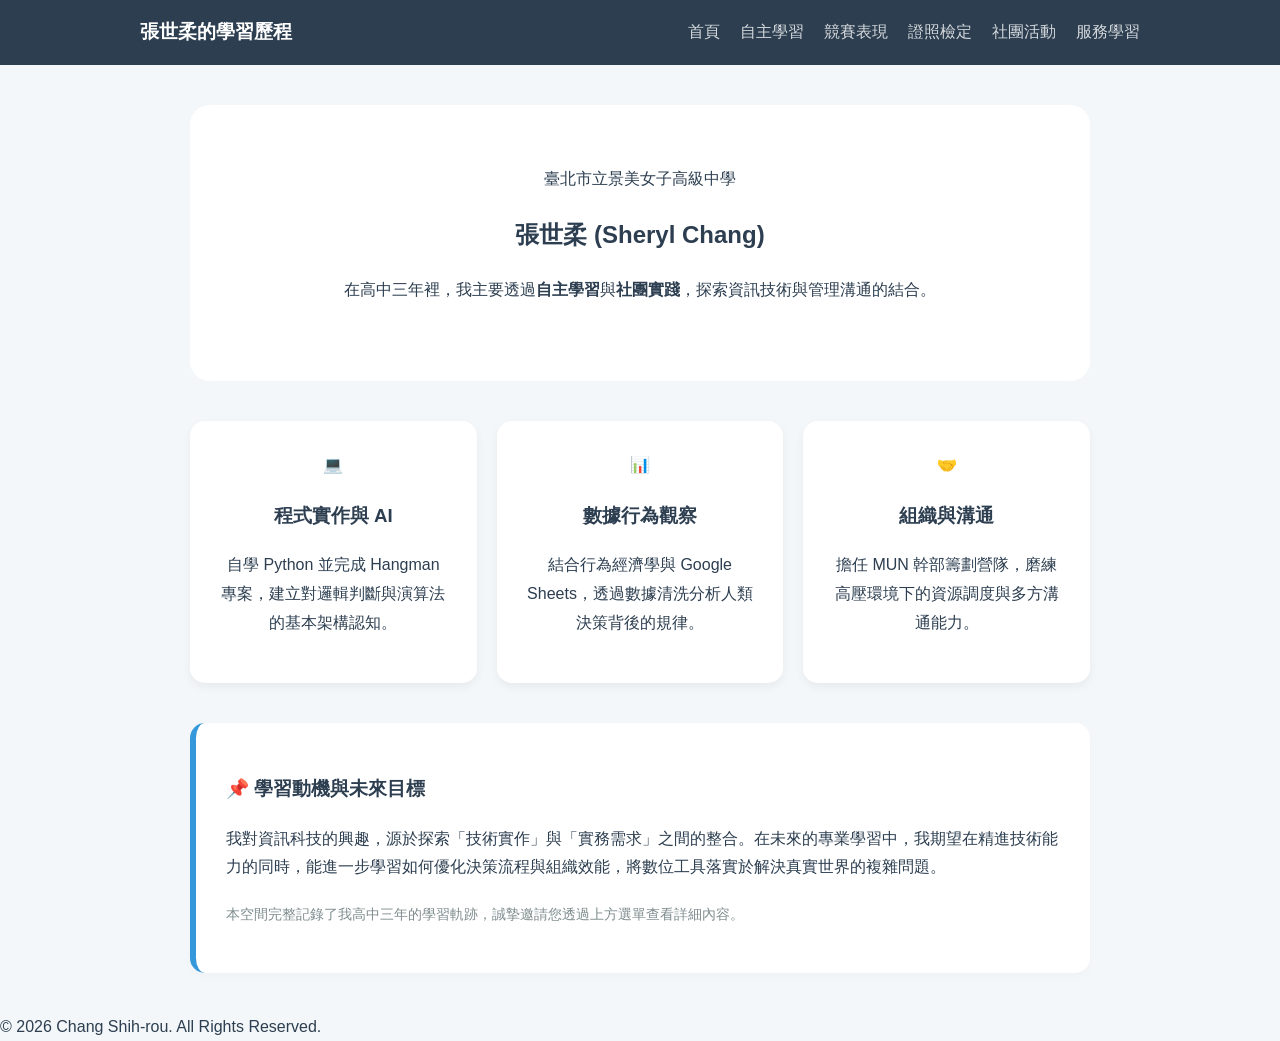
<file: index.html>
<!DOCTYPE html>
<html lang="zh-Hant">
<head>
    <meta charset="UTF-8">
    <meta name="viewport" content="width=device-width, initial-scale=1.0">
    <title>Sheryl Chang | 個人學習歷程</title>
    <!-- 引入外部樣式表 -->
    <link rel="stylesheet" href="style.css">
</head>
<body>

<!-- 導覽列：確保這裡的連結與妳的檔名完全一致 -->
<nav>
    <div class="nav-container">
        <div class="logo">張世柔的學習歷程</div>
        <ul>
            <li><a href="index.html">首頁</a></li>
            <li><a href="02.study.html">自主學習</a></li>
            <li><a href="03.competition.html">競賽表現</a></li>
            <li><a href="04.certificates.html">證照檢定</a></li>
            <li><a href="05.activities.html">社團活動</a></li>
            <li><a href="06.service.html">服務學習</a></li>
        </ul>
    </div>
</nav>

<div class="container">
    <!-- 視覺焦點區 -->
    <section class="hero-section">
        <span class="school-tag">臺北市立景美女子高級中學</span>
        <h1>張世柔 (Sheryl Chang)</h1>
        <p class="sub-intro">
            在高中三年裡，我主要透過<strong>自主學習</strong>與<strong>社團實踐</strong>，探索資訊技術與管理溝通的結合。
        </p>
    </section>

    <!-- 三大核心亮點 -->
    <div class="highlights-grid">
        <div class="highlight-item">
            <div class="icon">💻</div>
            <h3>程式實作與 AI</h3>
            <p>自學 Python 並完成 Hangman 專案，建立對邏輯判斷與演算法的基本架構認知。</p>
        </div>
        <div class="highlight-item">
            <div class="icon">📊</div>
            <h3>數據行為觀察</h3>
            <p>結合行為經濟學與 Google Sheets，透過數據清洗分析人類決策背後的規律。</p>
        </div>
        <div class="highlight-item">
            <div class="icon">🤝</div>
            <h3>組織與溝通</h3>
            <p>擔任 MUN 幹部籌劃營隊，磨練高壓環境下的資源調度與多方溝通能力。</p>
        </div>
    </div>

    <!-- 學習動機區 -->
    <div class="project-card quote-section">
        <h3>📌 學習動機與未來目標</h3>
        <p>我對資訊科技的興趣，源於探索「技術實作」與「實務需求」之間的整合。在未來的專業學習中，我期望在精進技術能力的同時，能進一步學習如何優化決策流程與組織效能，將數位工具落實於解決真實世界的複雜問題。</p>
        <p style="margin-top: 20px; font-size: 0.9rem; color: #7f8c8d;">
            本空間完整記錄了我高中三年的學習軌跡，誠摯邀請您透過上方選單查看詳細內容。
        </p>
    </div>
</div>

<footer>
    &copy; 2026 Chang Shih-rou. All Rights Reserved.
</footer>

</body>
</html>
</file>
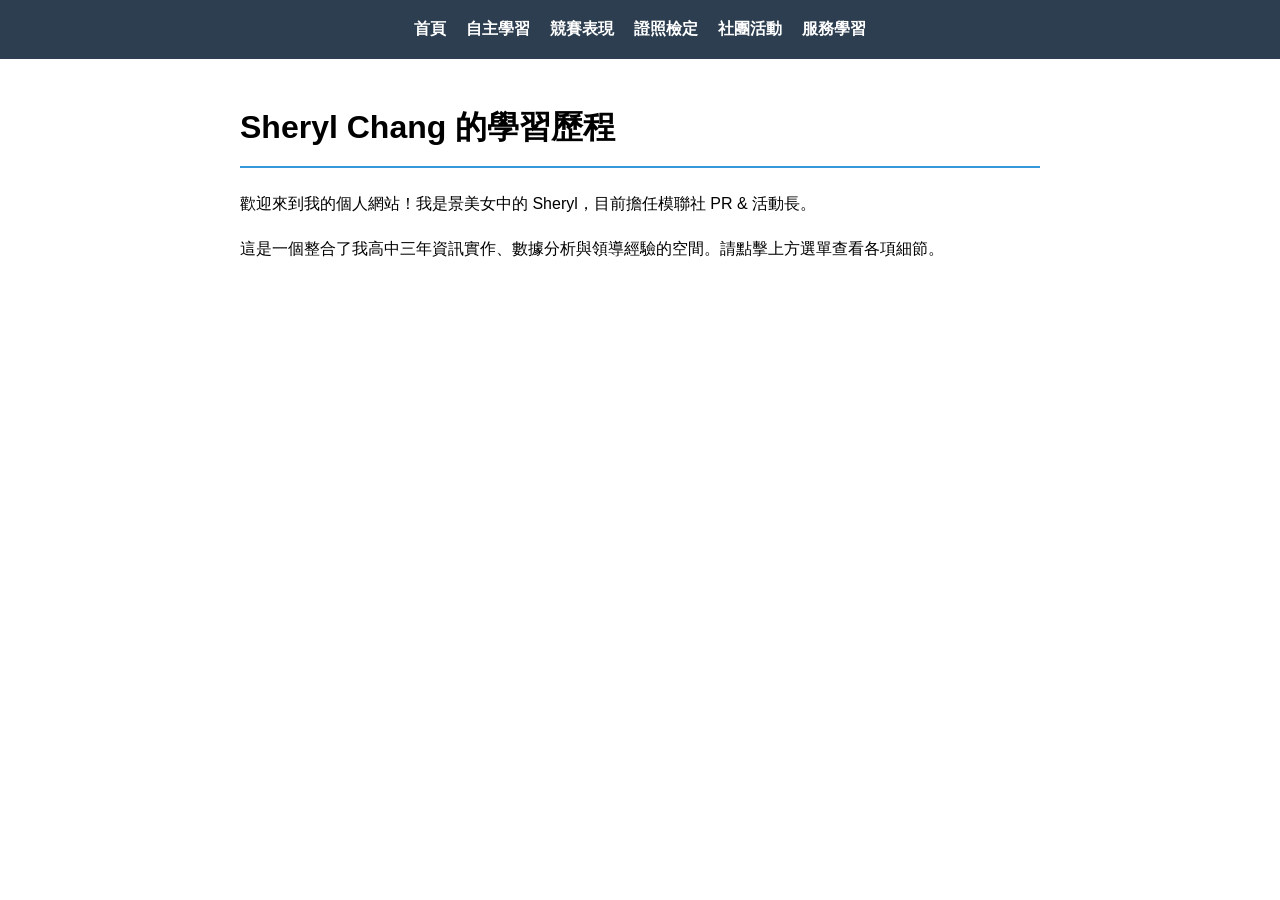
<file: 01.index.html>
<!DOCTYPE html>
<html lang="zh-Hant">
<head>
    <meta charset="UTF-8">
    <title>Sheryl 的學習歷程首頁</title>
    <style>
        body { font-family: "PingFang TC", sans-serif; line-height: 1.8; margin: 0; padding: 0; }
        nav { background: #2c3e50; padding: 15px; }
        nav ul { list-style: none; display: flex; justify-content: center; gap: 20px; margin: 0; padding: 0; }
        nav a { color: white; text-decoration: none; font-weight: bold; }
        nav a:hover { color: #3498db; }
        .container { max-width: 800px; margin: 40px auto; padding: 0 20px; }
        h1 { border-bottom: 2px solid #3498db; padding-bottom: 10px; }
    </style>
</head>
<body>

<nav>
    <ul>
        <li><a href="01.index.html">首頁</a></li>
        <li><a href="02.study.html">自主學習</a></li>
        <li><a href="03.competition.html">競賽表現</a></li>
        <li><a href="04.certificates.html">證照檢定</a></li>
        <li><a href="05.activities.html">社團活動</a></li>
        <li><a href="06.service.html">服務學習</a></li>
    </ul>
</nav>

<div class="container">
    <h1>Sheryl Chang 的學習歷程</h1>
    <p>歡迎來到我的個人網站！我是景美女中的 Sheryl，目前擔任模聯社 PR & 活動長。</p>
    <p>這是一個整合了我高中三年資訊實作、數據分析與領導經驗的空間。請點擊上方選單查看各項細節。</p>
</div>

</body>
</html>
</file>
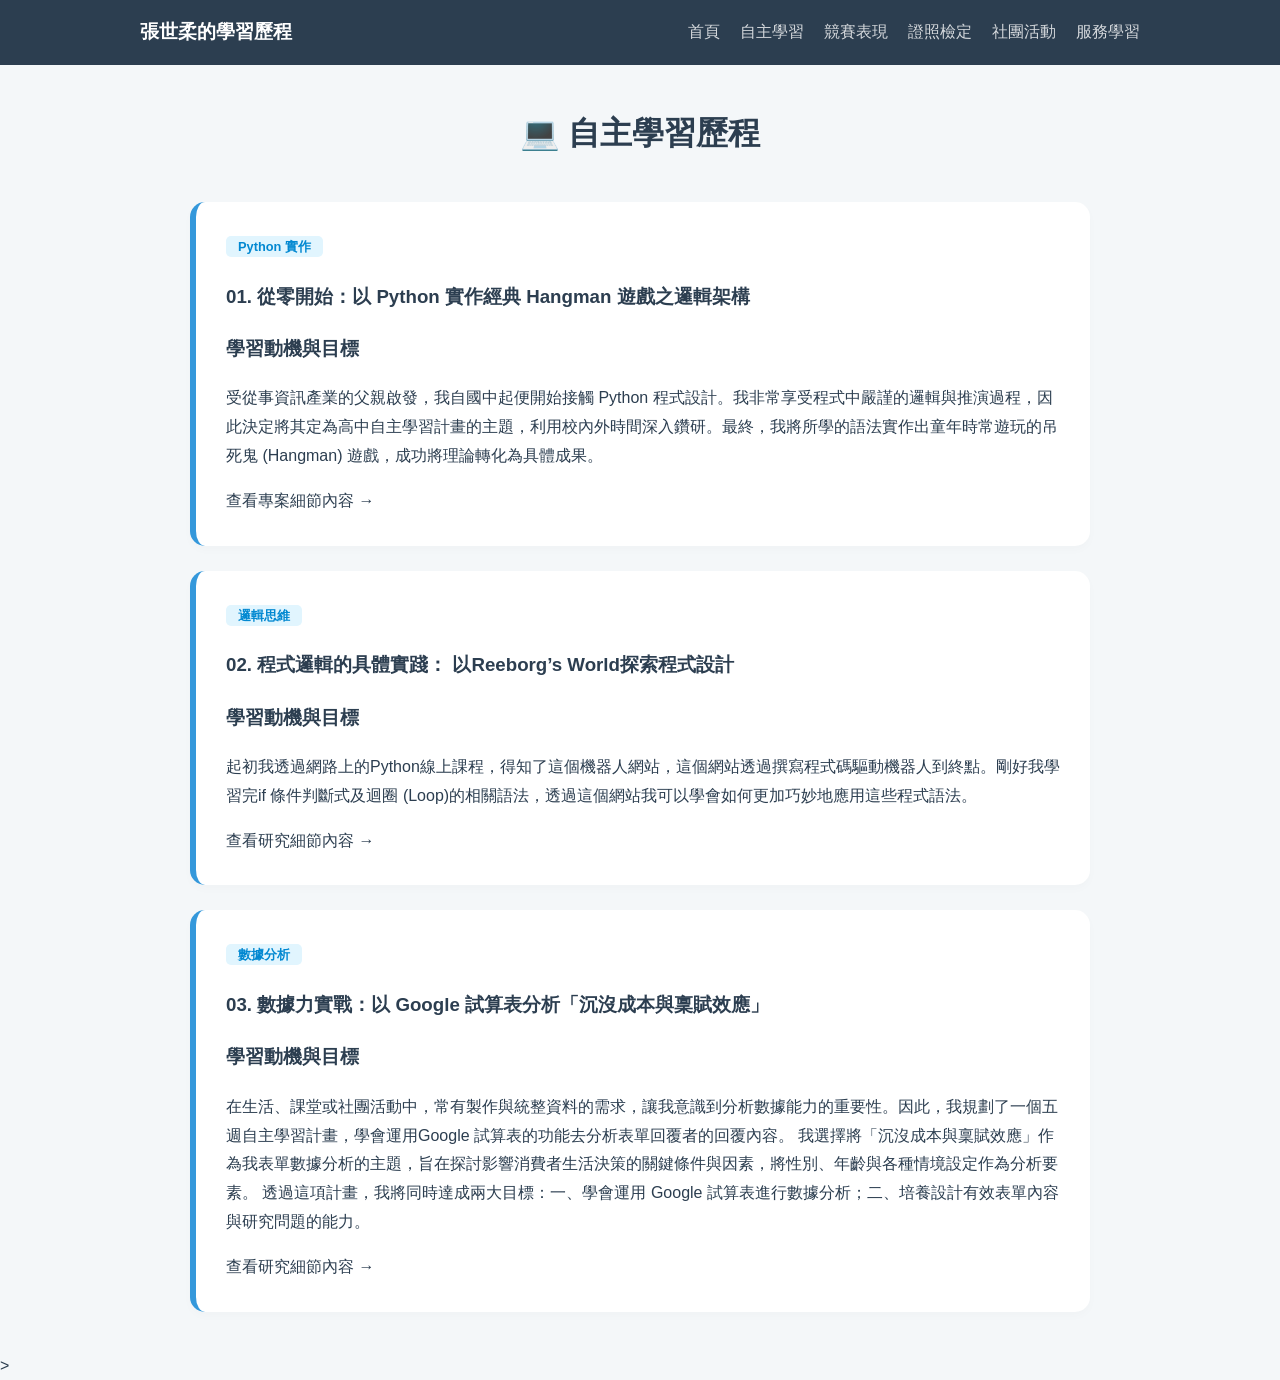
<file: 02.study.html>
<!DOCTYPE html>
<html lang="zh-Hant">
<head>
    <meta charset="UTF-8">
    <title>自主學習 - Sheryl Chang</title>
    <link rel="stylesheet" href="style.css">
</head>
<body>

<nav>
    <div class="nav-container">
        <div class="logo">張世柔的學習歷程</div>
        <ul>
            <li><a href="index.html">首頁</a></li>
            <li><a href="02.study.html">自主學習</a></li>
            <li><a href="03.competition.html">競賽表現</a></li>
            <li><a href="04.certificates.html">證照檢定</a></li>
            <li><a href="05.activities.html">社團活動</a></li>
            <li><a href="06.service.html">服務學習</a></li>
        </ul>
    </div>
</nav>

<div class="container">
    <h1 style="text-align: center; margin-bottom: 40px;">💻 自主學習歷程</h1>

     <a href="study_hangman.html" class="project-card">
        <span class="tag">Python 實作</span>
        <h3>01. 從零開始：以 Python 實作經典 Hangman 遊戲之邏輯架構</h3>
        <h3>學習動機與目標 </h3>
        <p>受從事資訊產業的父親啟發，我自國中起便開始接觸 Python 程式設計。我非常享受程式中嚴謹的邏輯與推演過程，因此決定將其定為高中自主學習計畫的主題，利用校內外時間深入鑽研。最終，我將所學的語法實作出童年時常遊玩的吊死鬼 (Hangman) 遊戲，成功將理論轉化為具體成果。</p>
        <span class="detail-btn">查看專案細節內容 →</span>
    </a>

    <a href="study_reeborg.html" class="project-card">
        <span class="tag">邏輯思維</span>
        <h3>02. 程式邏輯的具體實踐： 以Reeborg’s World探索程式設計</h3>
        <h3>學習動機與目標 </h3>
        <p>起初我透過網路上的Python線上課程，得知了這個機器人網站，這個網站透過撰寫程式碼驅動機器人到終點。剛好我學習完if 條件判斷式及迴圈 (Loop)的相關語法，透過這個網站我可以學會如何更加巧妙地應用這些程式語法。</p>
        <span class="detail-btn">查看研究細節內容 →</span>
    </a>


    <a href="study_data_analysis.html" class="project-card">
        <span class="tag">數據分析</span>
        <h3>03. 數據力實戰：以 Google 試算表分析「沉沒成本與稟賦效應」</h3>
        <h3>學習動機與目標 </h3>
        <p>在生活、課堂或社團活動中，常有製作與統整資料的需求，讓我意識到分析數據能力的重要性。因此，我規劃了一個五週自主學習計畫，學會運用Google 試算表的功能去分析表單回覆者的回覆內容。
        我選擇將「沉沒成本與稟賦效應」作為我表單數據分析的主題，旨在探討影響消費者生活決策的關鍵條件與因素，將性別、年齡與各種情境設定作為分析要素。
            透過這項計畫，我將同時達成兩大目標：一、學會運用 Google 試算表進行數據分析；二、培養設計有效表單內容與研究問題的能力。</p>
        <span class="detail-btn">查看研究細節內容 →</span>
    </a>

</div>
</body>
</html>>
</file>
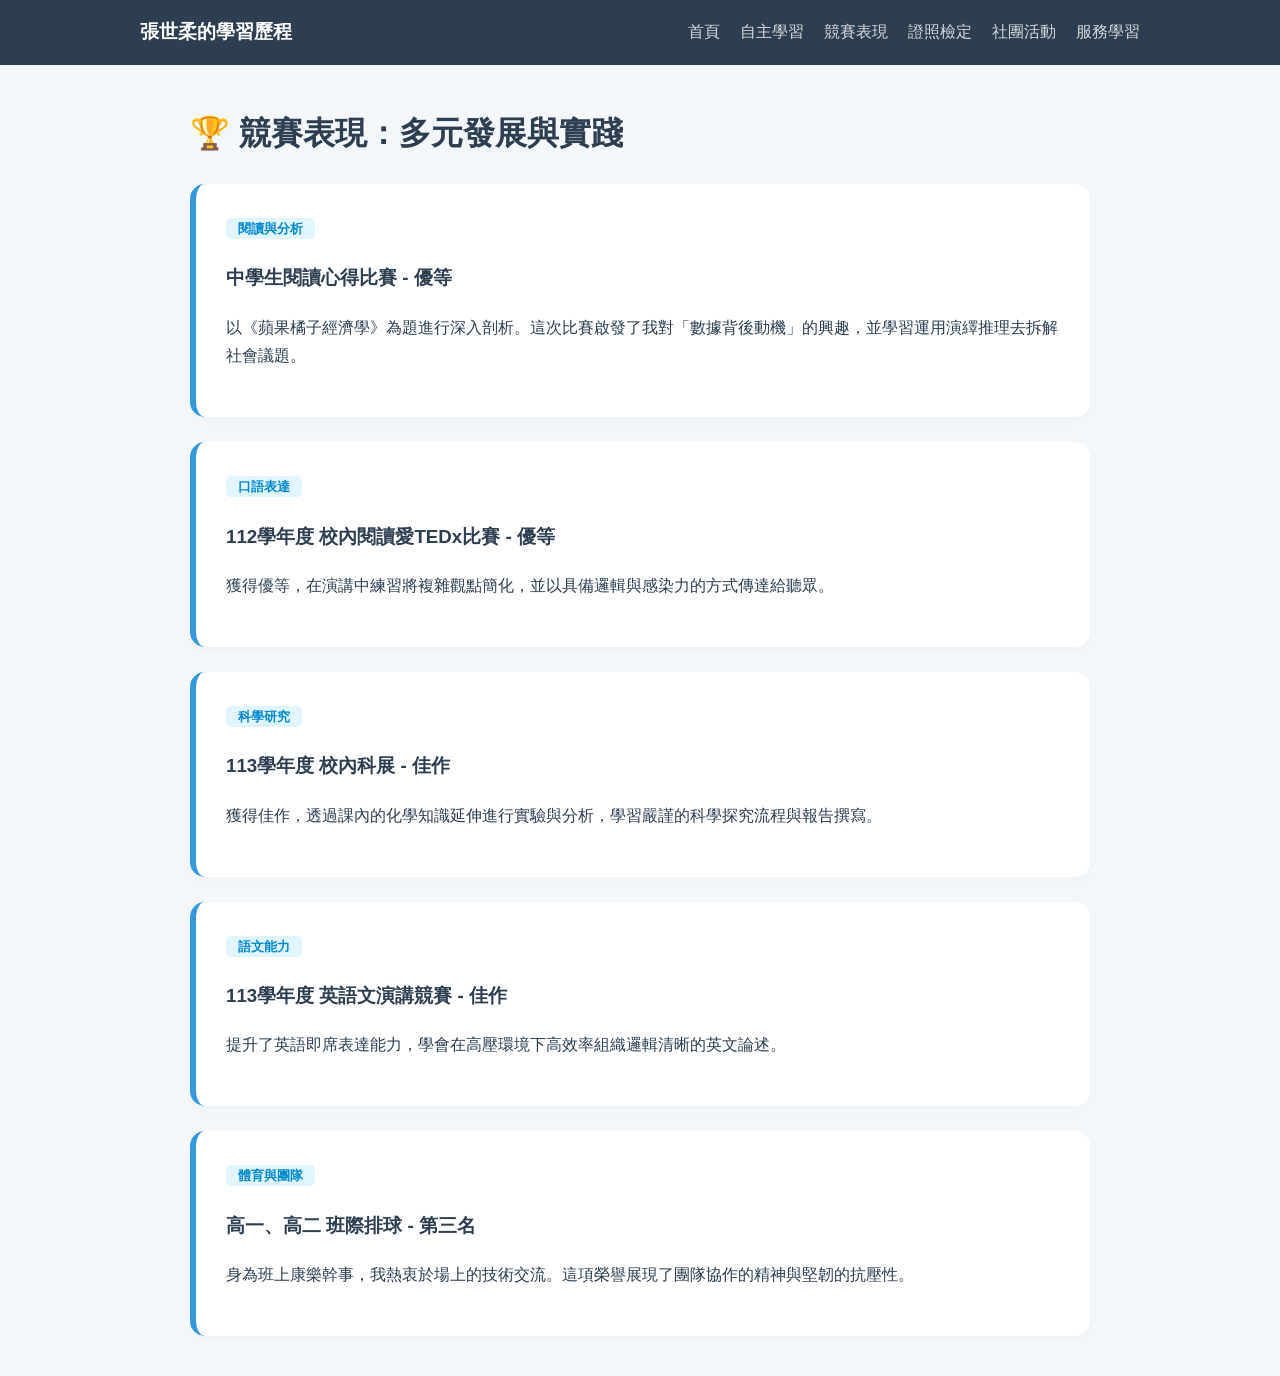
<file: 03.competition.html>
<!DOCTYPE html>
<html lang="zh-Hant">
<head>
    <meta charset="UTF-8">
    <title>競賽表現 - Sheryl Chang</title>
    <!-- 引入外部 CSS -->
    <link rel="stylesheet" href="style.css">
</head>
<body>

<nav>
    <div class="nav-container">
        <div class="logo">張世柔的學習歷程</div>
        <ul>
            <li><a href="index.html">首頁</a></li>
            <li><a href="02.study.html">自主學習</a></li>
            <li><a href="03.competition.html">競賽表現</a></li>
            <li><a href="04.certificates.html">證照檢定</a></li>
            <li><a href="05.activities.html">社團活動</a></li>
            <li><a href="06.service.html">服務學習</a></li>
        </ul>
    </div>
</nav>

<div class="container">
    <h1>🏆 競賽表現：多元發展與實踐</h1>

    <!-- 1. 閱讀心得 -->
    <div class="project-card">
        <span class="tag">閱讀與分析</span>
        <h3>中學生閱讀心得比賽 - 優等</h3>
        <p>以《蘋果橘子經濟學》為題進行深入剖析。這次比賽啟發了我對「數據背後動機」的興趣，並學習運用演繹推理去拆解社會議題。</p>
    </div>

    <!-- 2. TEDx -->
    <div class="project-card">
        <span class="tag">口語表達</span>
        <h3>112學年度 校內閱讀愛TEDx比賽 - 優等</h3>
        <p>獲得優等，在演講中練習將複雜觀點簡化，並以具備邏輯與感染力的方式傳達給聽眾。</p>
    </div>

    <!-- 3. 科展 -->
    <div class="project-card">
        <span class="tag">科學研究</span>
        <h3>113學年度 校內科展 - 佳作</h3>
        <p>獲得佳作，透過課內的化學知識延伸進行實驗與分析，學習嚴謹的科學探究流程與報告撰寫。</p>
    </div>

    <!-- 4. 英語演講 -->
    <div class="project-card">
        <span class="tag">語文能力</span>
        <h3>113學年度 英語文演講競賽 - 佳作</h3>
        <p>提升了英語即席表達能力，學會在高壓環境下高效率組織邏輯清晰的英文論述。</p>
    </div>

    <!-- 5. 班際排球 -->
    <div class="project-card">
        <span class="tag">體育與團隊</span>
        <h3>高一、高二 班際排球 - 第三名</h3>
        <p>身為班上康樂幹事，我熱衷於場上的技術交流。這項榮譽展現了團隊協作的精神與堅韌的抗壓性。</p>
    </div>
</div>

</body>
</html>
</file>
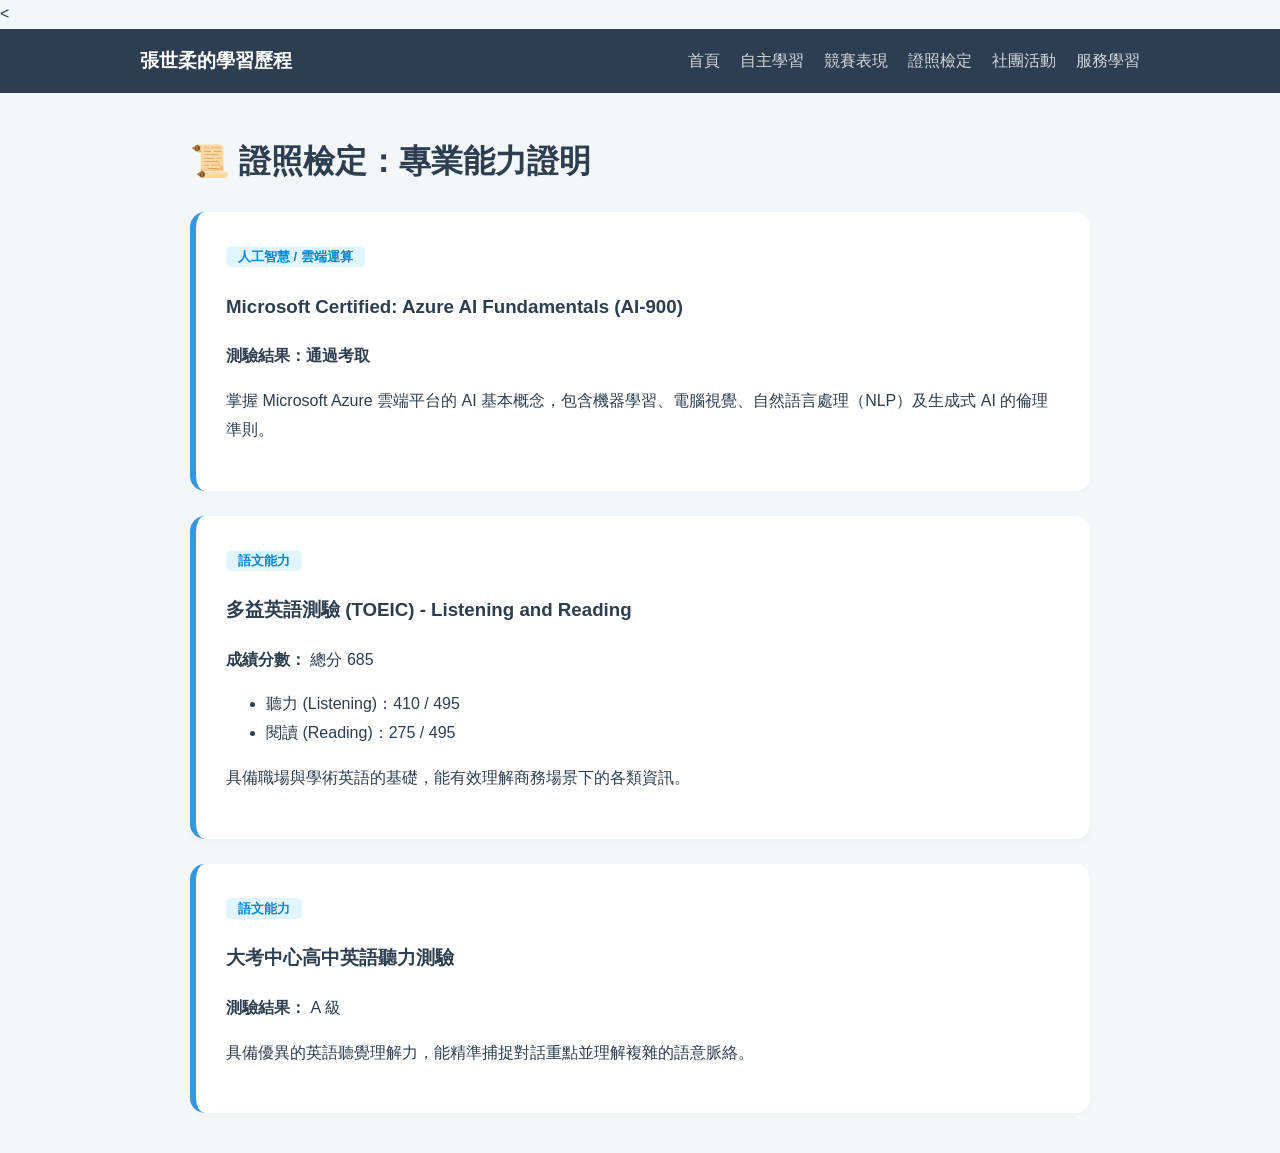
<file: 04.certificates.html>
<!DOCTYPE html>
<html lang="zh-Hant">
<head>
    <meta charset="UTF-8">
    <title>證照檢定 - Sheryl Chang</title>
    <!-- 引入外部 CSS -->
    <link rel="stylesheet" href="style.css">
</head>
<body>

<<nav>
    <div class="nav-container">
        <div class="logo">張世柔的學習歷程</div>
        <ul>
            <li><a href="index.html">首頁</a></li>
            <li><a href="02.study.html">自主學習</a></li>
            <li><a href="03.competition.html">競賽表現</a></li>
            <li><a href="04.certificates.html">證照檢定</a></li>
            <li><a href="05.activities.html">社團活動</a></li>
            <li><a href="06.service.html">服務學習</a></li>
        </ul>
    </div>
</nav>

<div class="container">
    <h1>📜 證照檢定：專業能力證明</h1>

    <!-- 1. AI-900 -->
    <div class="project-card">
        <span class="tag">人工智慧 / 雲端運算</span>
        <h3>Microsoft Certified: Azure AI Fundamentals (AI-900)</h3>
        <p><strong>測驗結果：通過考取</strong></p>
        <p>掌握 Microsoft Azure 雲端平台的 AI 基本概念，包含機器學習、電腦視覺、自然語言處理（NLP）及生成式 AI 的倫理準則。</p>
    </div>

    <!-- 2. TOEIC -->
    <div class="project-card">
        <span class="tag">語文能力</span>
        <h3>多益英語測驗 (TOEIC) - Listening and Reading</h3>
        <p><strong>成績分數：</strong> 總分 685</p>
        <ul>
            <li>聽力 (Listening)：410 / 495</li>
            <li>閱讀 (Reading)：275 / 495</li>
        </ul>
        <p>具備職場與學術英語的基礎，能有效理解商務場景下的各類資訊。</p>
    </div>

    <!-- 3. 高中英聽 -->
    <div class="project-card">
        <span class="tag">語文能力</span>
        <h3>大考中心高中英語聽力測驗</h3>
        <p><strong>測驗結果：</strong> A 級</p>
        <p>具備優異的英語聽覺理解力，能精準捕捉對話重點並理解複雜的語意脈絡。</p>
    </div>

</div>

</body>
</html>
</file>
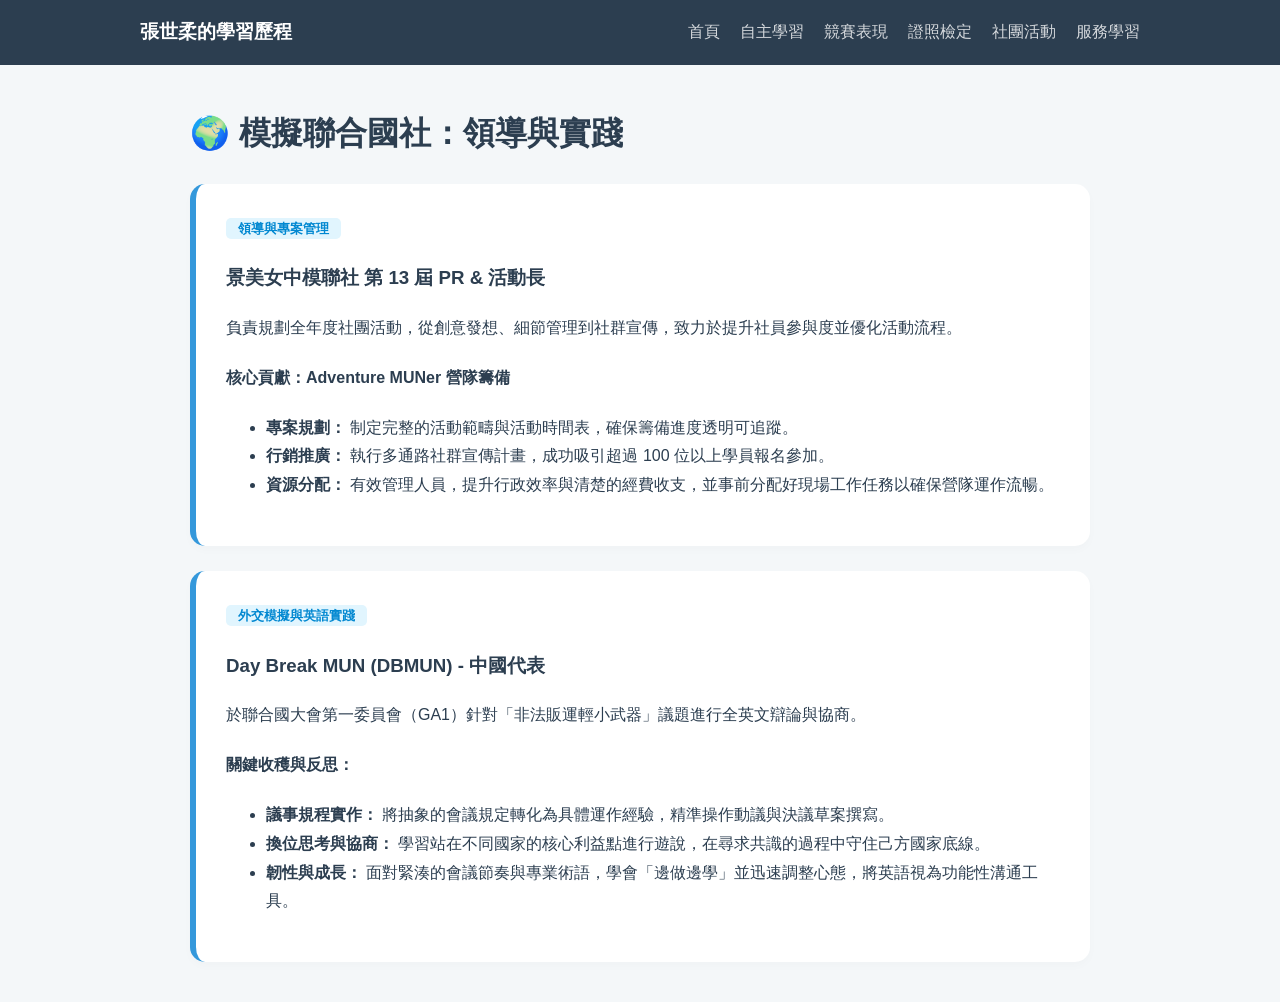
<file: 05.activities.html>
<!DOCTYPE html>
<html lang="zh-Hant">
<head>
    <meta charset="UTF-8">
    <title>社團活動 - Sheryl Chang</title>
    <link rel="stylesheet" href="style.css">
</head>
<body>

<nav>
    <div class="nav-container">
        <div class="logo">張世柔的學習歷程</div>
        <ul>
            <li><a href="index.html">首頁</a></li>
            <li><a href="02.study.html">自主學習</a></li>
            <li><a href="03.competition.html">競賽表現</a></li>
            <li><a href="04.certificates.html">證照檢定</a></li>
            <li><a href="05.activities.html">社團活動</a></li>
            <li><a href="06.service.html">服務學習</a></li>
        </ul>
    </div>
</nav>

<div class="container">
    <h1>🌍 模擬聯合國社：領導與實踐</h1>

    <!-- 1. PR & 活動長經歷 -->
    <div class="project-card">
        <span class="tag">領導與專案管理</span>
        <h3>景美女中模聯社 第 13 屆 PR & 活動長</h3>
        <p>負責規劃全年度社團活動，從創意發想、細節管理到社群宣傳，致力於提升社員參與度並優化活動流程。</p>

        <h4>核心貢獻：Adventure MUNer 營隊籌備</h4>
        <ul>
            <li><strong>專案規劃：</strong> 制定完整的活動範疇與活動時間表，確保籌備進度透明可追蹤。</li>
            <li><strong>行銷推廣：</strong> 執行多通路社群宣傳計畫，成功吸引超過 100 位以上學員報名參加。</li>
            <li><strong>資源分配：</strong> 有效管理人員，提升行政效率與清楚的經費收支，並事前分配好現場工作任務以確保營隊運作流暢。</li>
        </ul>
    </div>

    <!-- 2. DBMUN 會議實踐 -->
    <div class="project-card">
        <span class="tag">外交模擬與英語實踐</span>
        <h3>Day Break MUN (DBMUN) - 中國代表</h3>
        <p>於聯合國大會第一委員會（GA1）針對「非法販運輕小武器」議題進行全英文辯論與協商。</p>

        <h4>關鍵收穫與反思：</h4>
        <ul>
            <li><strong>議事規程實作：</strong> 將抽象的會議規定轉化為具體運作經驗，精準操作動議與決議草案撰寫。</li>
            <li><strong>換位思考與協商：</strong> 學習站在不同國家的核心利益點進行遊說，在尋求共識的過程中守住己方國家底線。</li>
            <li><strong>韌性與成長：</strong> 面對緊湊的會議節奏與專業術語，學會「邊做邊學」並迅速調整心態，將英語視為功能性溝通工具。</li>
        </ul>
    </div>

</div>

</body>
</html>
</file>
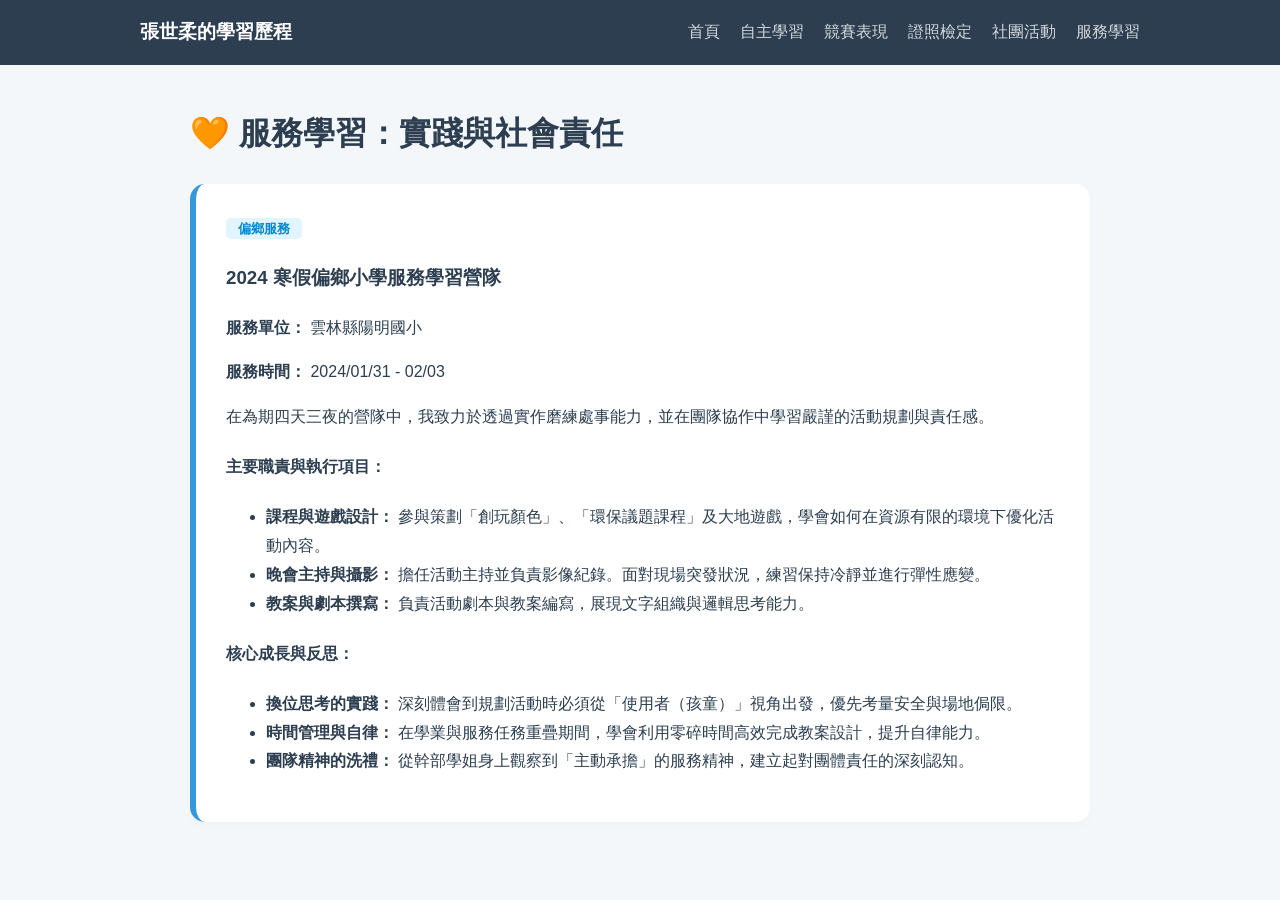
<file: 06.service.html>
<!DOCTYPE html>
<html lang="zh-Hant">
<head>
    <meta charset="UTF-8">
    <title>服務學習 - Sheryl Chang</title>
    <link rel="stylesheet" href="style.css">
</head>
<body>

<nav>
    <div class="nav-container">
        <div class="logo">張世柔的學習歷程</div>
        <ul>
            <li><a href="index.html">首頁</a></li>
            <li><a href="02.study.html">自主學習</a></li>
            <li><a href="03.competition.html">競賽表現</a></li>
            <li><a href="04.certificates.html">證照檢定</a></li>
            <li><a href="05.activities.html">社團活動</a></li>
            <li><a href="06.service.html">服務學習</a></li>
        </ul>
    </div>
</nav>

<div class="container">
    <h1>🧡 服務學習：實踐與社會責任</h1>

    <div class="project-card">
        <span class="tag">偏鄉服務</span>
        <h3>2024 寒假偏鄉小學服務學習營隊</h3>
        <p><strong>服務單位：</strong> 雲林縣陽明國小</p>
        <p><strong>服務時間：</strong> 2024/01/31 - 02/03</p>

        <p>在為期四天三夜的營隊中，我致力於透過實作磨練處事能力，並在團隊協作中學習嚴謹的活動規劃與責任感。</p>

        <h4>主要職責與執行項目：</h4>
        <ul>
            <li><strong>課程與遊戲設計：</strong> 參與策劃「創玩顏色」、「環保議題課程」及大地遊戲，學會如何在資源有限的環境下優化活動內容。</li>
            <li><strong>晚會主持與攝影：</strong> 擔任活動主持並負責影像紀錄。面對現場突發狀況，練習保持冷靜並進行彈性應變。</li>
            <li><strong>教案與劇本撰寫：</strong> 負責活動劇本與教案編寫，展現文字組織與邏輯思考能力。</li>
        </ul>

        <h4>核心成長與反思：</h4>
        <ul>
            <li><strong>換位思考的實踐：</strong> 深刻體會到規劃活動時必須從「使用者（孩童）」視角出發，優先考量安全與場地侷限。</li>
            <li><strong>時間管理與自律：</strong> 在學業與服務任務重疊期間，學會利用零碎時間高效完成教案設計，提升自律能力。</li>
            <li><strong>團隊精神的洗禮：</strong> 從幹部學姐身上觀察到「主動承擔」的服務精神，建立起對團體責任的深刻認知。</li>
        </ul>
    </div>

</div>

</body>
</html>
</file>
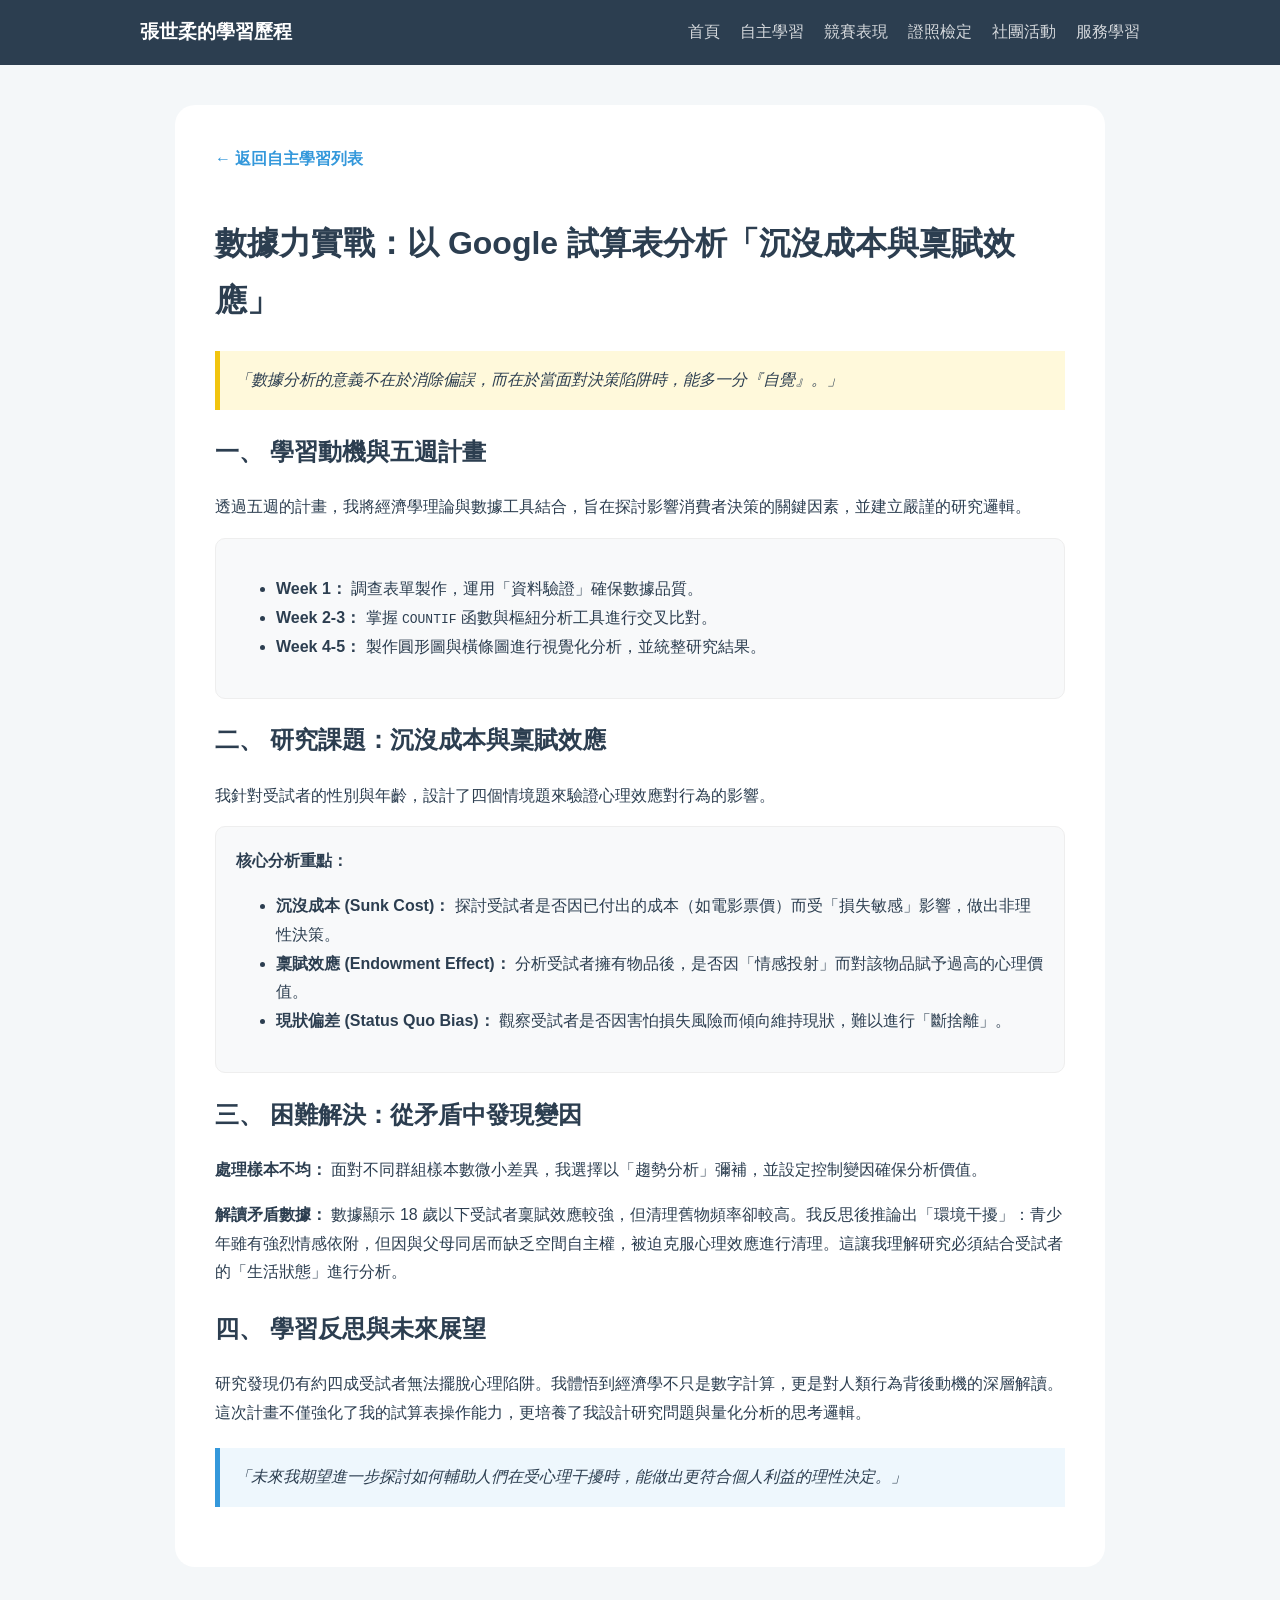
<file: study_data_analysis.html>
<!DOCTYPE html>
<html lang="zh-Hant">
<head>
    <meta charset="UTF-8">
    <title>數據分析實戰：沉沒成本與稟賦效應 - Sheryl Chang</title>
    <!-- 引入全站統一 CSS -->
    <link rel="stylesheet" href="style.css">
</head>
<body>

<nav>
    <div class="nav-container">
        <div class="logo">張世柔的學習歷程</div>
        <ul>
            <li><a href="index.html">首頁</a></li>
            <li><a href="02.study.html">自主學習</a></li>
            <li><a href="03.competition.html">競賽表現</a></li>
            <li><a href="04.certificates.html">證照檢定</a></li>
            <li><a href="05.activities.html">社團活動</a></li>
            <li><a href="06.service.html">服務學習</a></li>
        </ul>
    </div>
</nav>

<div class="detail-container">
    <a href="02.study.html" class="back-link">← 返回自主學習列表</a>

    <h1>數據力實戰：以 Google 試算表分析「沉沒成本與稟賦效應」</h1>

    <div class="highlight-box">
        「數據分析的意義不在於消除偏誤，而在於當面對決策陷阱時，能多一分『自覺』。」
    </div>

    <h2>一、 學習動機與五週計畫</h2>
    <p>透過五週的計畫，我將經濟學理論與數據工具結合，旨在探討影響消費者決策的關鍵因素，並建立嚴謹的研究邏輯。 </p>
    <div class="logic-list">
        <ul>
            <li><strong>Week 1：</strong> 調查表單製作，運用「資料驗證」確保數據品質。</li>
            <li><strong>Week 2-3：</strong> 掌握 <code>COUNTIF</code> 函數與樞紐分析工具進行交叉比對。</li>
            <li><strong>Week 4-5：</strong> 製作圓形圖與橫條圖進行視覺化分析，並統整研究結果。</li>
        </ul>
    </div>

    <h2>二、 研究課題：沉沒成本與稟賦效應</h2>
    <p>我針對受試者的性別與年齡，設計了四個情境題來驗證心理效應對行為的影響。</p>

    <div class="logic-list">
        <strong>核心分析重點：</strong>
        <ul>
            <li><strong>沉沒成本 (Sunk Cost)：</strong> 探討受試者是否因已付出的成本（如電影票價）而受「損失敏感」影響，做出非理性決策。</li>
            <li><strong>稟賦效應 (Endowment Effect)：</strong> 分析受試者擁有物品後，是否因「情感投射」而對該物品賦予過高的心理價值。</li>
            <li><strong>現狀偏差 (Status Quo Bias)：</strong> 觀察受試者是否因害怕損失風險而傾向維持現狀，難以進行「斷捨離」。</li>
        </ul>
    </div>

    <h2>三、 困難解決：從矛盾中發現變因</h2>
    <p><strong>處理樣本不均：</strong> 面對不同群組樣本數微小差異，我選擇以「趨勢分析」彌補，並設定控制變因確保分析價值。</p>
    <p><strong>解讀矛盾數據：</strong> 數據顯示 18 歲以下受試者稟賦效應較強，但清理舊物頻率卻較高。我反思後推論出「環境干擾」：青少年雖有強烈情感依附，但因與父母同居而缺乏空間自主權，被迫克服心理效應進行清理。這讓我理解研究必須結合受試者的「生活狀態」進行分析。</p>

    <h2>四、 學習反思與未來展望</h2>
    <p>研究發現仍有約四成受試者無法擺脫心理陷阱。我體悟到經濟學不只是數字計算，更是對人類行為背後動機的深層解讀。這次計畫不僅強化了我的試算表操作能力，更培養了我設計研究問題與量化分析的思考邏輯。</p>

    <div class="highlight-box" style="background: #eef7fd; border-left-color: #3498db;">
        「未來我期望進一步探討如何輔助人們在受心理干擾時，能做出更符合個人利益的理性決定。」
    </div>
</div>

</body>
</html>
</file>
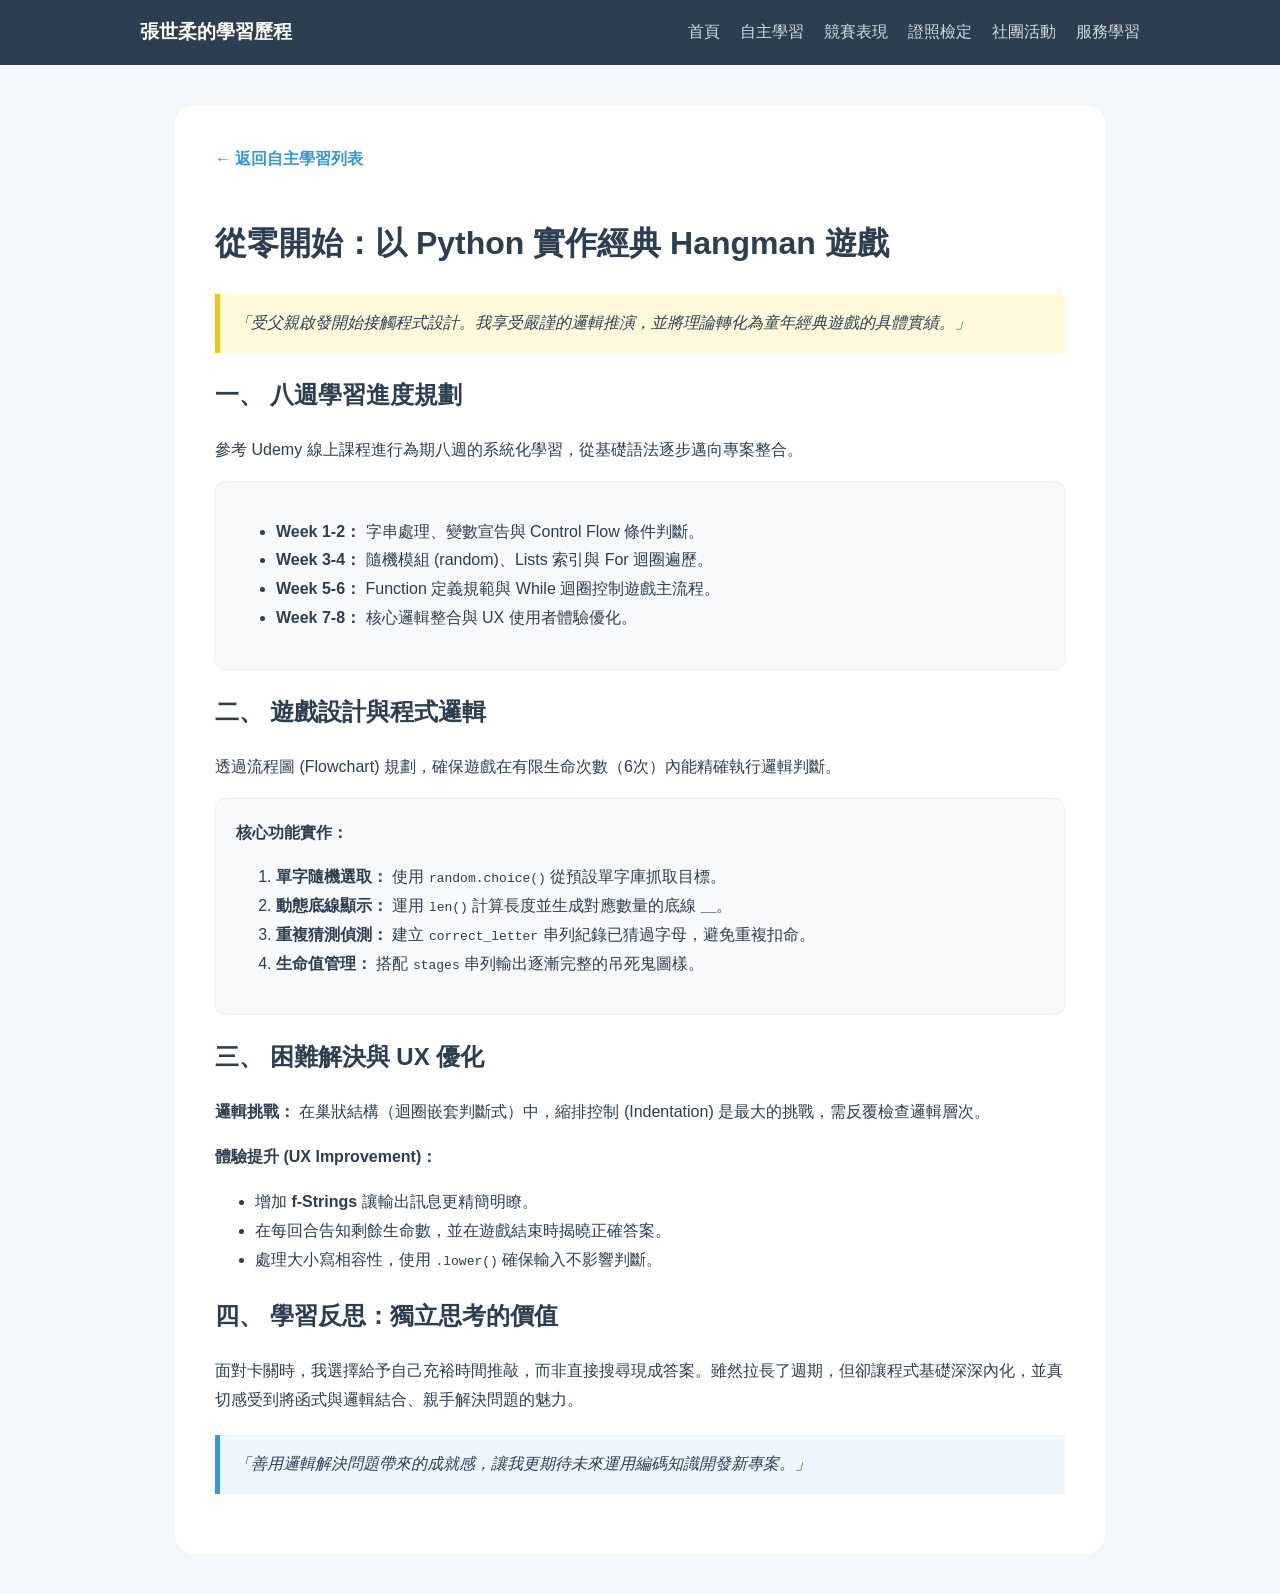
<file: study_hangman.html>
<!DOCTYPE html>
<html lang="zh-Hant">
<head>
    <meta charset="UTF-8">
    <title>Hangman 遊戲開發實錄 - Sheryl Chang</title>
    <!-- 引入全站統一 CSS -->
    <link rel="stylesheet" href="style.css">
</head>
<body>

<nav>
    <div class="nav-container">
        <div class="logo">張世柔的學習歷程</div>
        <ul>
            <li><a href="index.html">首頁</a></li>
            <li><a href="02.study.html">自主學習</a></li>
            <li><a href="03.competition.html">競賽表現</a></li>
            <li><a href="04.certificates.html">證照檢定</a></li>
            <li><a href="05.activities.html">社團活動</a></li>
            <li><a href="06.service.html">服務學習</a></li>
        </ul>
    </div>
</nav>

<div class="detail-container">
    <a href="02.study.html" class="back-link">← 返回自主學習列表</a>

    <h1>從零開始：以 Python 實作經典 Hangman 遊戲</h1>

    <div class="highlight-box">
        「受父親啟發開始接觸程式設計。我享受嚴謹的邏輯推演，並將理論轉化為童年經典遊戲的具體實績。」
    </div>

    <h2>一、 八週學習進度規劃</h2>
    <p>參考 Udemy 線上課程進行為期八週的系統化學習，從基礎語法逐步邁向專案整合。 </p>
    <div class="logic-list">
        <ul>
            <li><strong>Week 1-2：</strong> 字串處理、變數宣告與 Control Flow 條件判斷。</li>
            <li><strong>Week 3-4：</strong> 隨機模組 (random)、Lists 索引與 For 迴圈遍歷。</li>
            <li><strong>Week 5-6：</strong> Function 定義規範與 While 迴圈控制遊戲主流程。</li>
            <li><strong>Week 7-8：</strong> 核心邏輯整合與 UX 使用者體驗優化。</li>
        </ul>
    </div>

    <h2>二、 遊戲設計與程式邏輯</h2>
    <p>透過流程圖 (Flowchart) 規劃，確保遊戲在有限生命次數（6次）內能精確執行邏輯判斷。</p>

    <div class="logic-list">
        <strong>核心功能實作：</strong>
        <ol>
            <li><strong>單字隨機選取：</strong> 使用 <code>random.choice()</code> 從預設單字庫抓取目標。</li>
            <li><strong>動態底線顯示：</strong> 運用 <code>len()</code> 計算長度並生成對應數量的底線 <code>__</code>。</li>
            <li><strong>重複猜測偵測：</strong> 建立 <code>correct_letter</code> 串列紀錄已猜過字母，避免重複扣命。</li>
            <li><strong>生命值管理：</strong> 搭配 <code>stages</code> 串列輸出逐漸完整的吊死鬼圖樣。</li>
        </ol>
    </div>

    <h2>三、 困難解決與 UX 優化</h2>
    <p><strong>邏輯挑戰：</strong> 在巢狀結構（迴圈嵌套判斷式）中，縮排控制 (Indentation) 是最大的挑戰，需反覆檢查邏輯層次。</p>
    <p><strong>體驗提升 (UX Improvement)：</strong></p>
    <ul>
        <li>增加 <strong>f-Strings</strong> 讓輸出訊息更精簡明瞭。</li>
        <li>在每回合告知剩餘生命數，並在遊戲結束時揭曉正確答案。</li>
        <li>處理大小寫相容性，使用 <code>.lower()</code> 確保輸入不影響判斷。</li>
    </ul>

    <h2>四、 學習反思：獨立思考的價值</h2>
    <p>面對卡關時，我選擇給予自己充裕時間推敲，而非直接搜尋現成答案。雖然拉長了週期，但卻讓程式基礎深深內化，並真切感受到將函式與邏輯結合、親手解決問題的魅力。</p>

    <div class="highlight-box" style="background: #eef7fd; border-left-color: #3498db;">
        「善用邏輯解決問題帶來的成就感，讓我更期待未來運用編碼知識開發新專案。」
    </div>
</div>

</body>
</html>
</file>
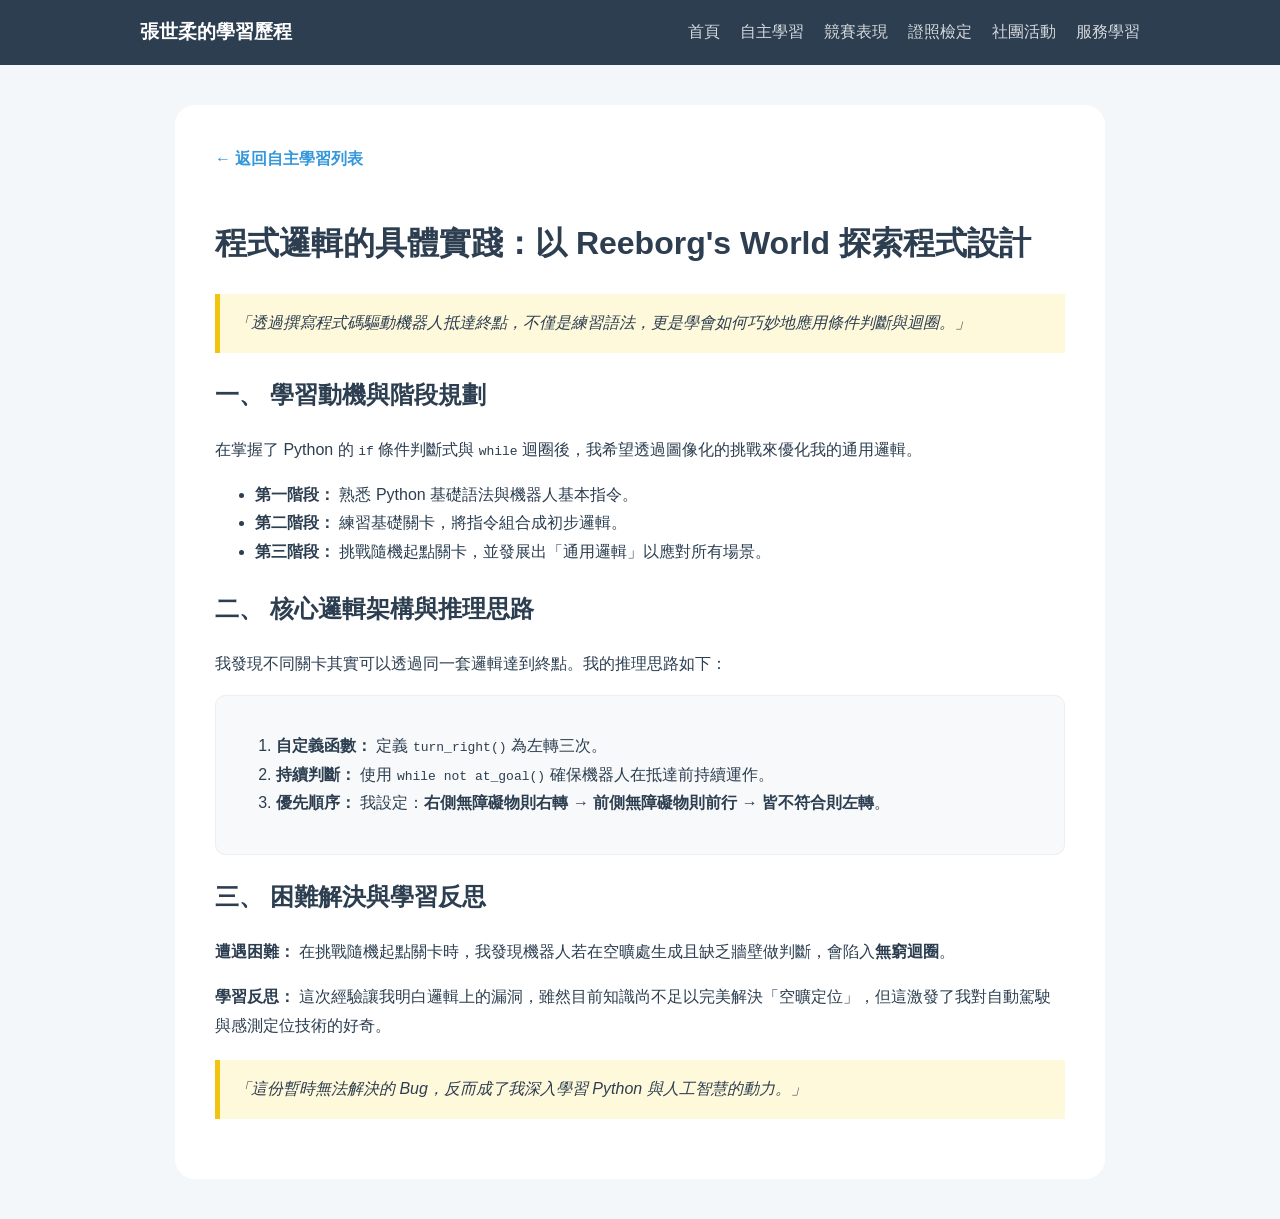
<file: study_reeborg.html>
<!DOCTYPE html>
<html lang="zh-Hant">
<head>
    <meta charset="UTF-8">
    <title>Reeborg's World 探索 - Sheryl Chang</title>
    <!-- 1. 刪掉 style 區塊，改用這行連結 -->
    <link rel="stylesheet" href="style.css">
</head>
<body>

<nav>
    <div class="nav-container">
        <div class="logo">張世柔的學習歷程</div>
        <ul>
            <li><a href="index.html">首頁</a></li>
            <li><a href="02.study.html">自主學習</a></li>
            <li><a href="03.competition.html">競賽表現</a></li>
            <li><a href="04.certificates.html">證照檢定</a></li>
            <li><a href="05.activities.html">社團活動</a></li>
            <li><a href="06.service.html">服務學習</a></li>
        </ul>
    </div>
</nav>

<div class="detail-container">
    <a href="02.study.html" class="back-link">← 返回自主學習列表</a>

    <h1>程式邏輯的具體實踐：以 Reeborg's World 探索程式設計</h1>

    <div class="highlight-box">
        「透過撰寫程式碼驅動機器人抵達終點，不僅是練習語法，更是學會如何巧妙地應用條件判斷與迴圈。」
    </div>

    <h2>一、 學習動機與階段規劃</h2>
    <p>在掌握了 Python 的 <code>if</code> 條件判斷式與 <code>while</code> 迴圈後，我希望透過圖像化的挑戰來優化我的通用邏輯。</p>
    <ul>
        <li><strong>第一階段：</strong> 熟悉 Python 基礎語法與機器人基本指令。 </li>
        <li><strong>第二階段：</strong> 練習基礎關卡，將指令組合成初步邏輯。 </li>
        <li><strong>第三階段：</strong> 挑戰隨機起點關卡，並發展出「通用邏輯」以應對所有場景。</li>
    </ul>

    <h2>二、 核心邏輯架構與推理思路</h2>
    <p>我發現不同關卡其實可以透過同一套邏輯達到終點。我的推理思路如下：</p>
    <div class="logic-list">
        <ol>
            <li><strong>自定義函數：</strong> 定義 <code>turn_right()</code> 為左轉三次。</li>
            <li><strong>持續判斷：</strong> 使用 <code>while not at_goal()</code> 確保機器人在抵達前持續運作。</li>
            <li><strong>優先順序：</strong> 我設定：<strong>右側無障礙物則右轉</strong> → <strong>前側無障礙物則前行</strong> → <strong>皆不符合則左轉</strong>。 </li>
        </ol>
    </div>

    <h2>三、 困難解決與學習反思</h2>
    <p><strong>遭遇困難：</strong> 在挑戰隨機起點關卡時，我發現機器人若在空曠處生成且缺乏牆壁做判斷，會陷入<strong>無窮迴圈</strong>。</p>

    <p><strong>學習反思：</strong> 這次經驗讓我明白邏輯上的漏洞，雖然目前知識尚不足以完美解決「空曠定位」，但這激發了我對自動駕駛與感測定位技術的好奇。</p>

    <div class="highlight-box">
        「這份暫時無法解決的 Bug，反而成了我深入學習 Python 與人工智慧的動力。」
    </div>
</div>

</body>
</html>
</file>
<file: style.css>
/* --- 全站基礎設定 --- */
:root {
    --primary-color: #3498db;
    --dark-navy: #2c3e50;
    --light-bg: #f4f7f9;
    --white: #ffffff;
    --text-color: #2c3e50;
}

body {
    font-family: "PingFang TC", "Noto Sans TC", sans-serif;
    line-height: 1.8; margin: 0; padding: 0;
    background-color: var(--light-bg); color: var(--text-color);
}

/* --- 導覽列 (全站統一，不跑版關鍵) --- */
nav {
    background: var(--dark-navy); padding: 15px 0;
    position: sticky; top: 0; z-index: 1000;
}
.nav-container {
    max-width: 1000px; margin: 0 auto;
    display: flex; justify-content: space-between; align-items: center;
    padding: 0 20px;
}
.logo { color: var(--white); font-weight: bold; font-size: 1.2rem; }
nav ul { list-style: none; display: flex; gap: 20px; margin: 0; padding: 0; }
nav a { color: rgba(255, 255, 255, 0.8); text-decoration: none; font-weight: 500; }
nav a:hover, nav a.active { color: var(--primary-color); }

/* --- 主頁 Hero 區塊 --- */
.hero-section { text-align: center; padding: 60px 20px; background: var(--white); border-radius: 20px; margin: 40px auto; max-width: 900px; }
.highlights-grid { display: grid; grid-template-columns: repeat(auto-fit, minmax(250px, 1fr)); gap: 20px; max-width: 900px; margin: 0 auto 40px; }
.highlight-item { background: var(--white); padding: 30px; border-radius: 15px; text-align: center; box-shadow: 0 4px 10px rgba(0,0,0,0.05); }

/* --- 列表頁 (02.study.html) 的卡片 --- */
.container { max-width: 900px; margin: 40px auto; padding: 0 20px; }
.project-card {
    background: var(--white); border-radius: 15px; padding: 30px;
    margin-bottom: 25px; box-shadow: 0 4px 10px rgba(0,0,0,0.02);
    transition: 0.3s; border-left: 6px solid var(--primary-color);
    text-decoration: none; display: block; color: inherit;
}
.project-card:hover { transform: translateY(-5px); box-shadow: 0 10px 20px rgba(0,0,0,0.08); }
.tag { background: #e1f5fe; color: #0288d1; padding: 3px 12px; border-radius: 5px; font-size: 0.8rem; font-weight: bold; }

/* --- 細節頁 (study_hangman.html 等) --- */
.detail-container { background: var(--white); padding: 40px; border-radius: 20px; max-width: 850px; margin: 40px auto; }
.highlight-box { background: #fff9db; border-left: 5px solid #f1c40f; padding: 15px; margin: 20px 0; font-style: italic; }
.logic-list { background: #f8f9fa; padding: 20px; border-radius: 10px; border: 1px solid #eee; }
.back-link { display: inline-block; margin-bottom: 20px; color: var(--primary-color); text-decoration: none; font-weight: bold; }

@media (max-width: 768px) {
    /* 1. 讓導覽列容器變高，分兩層排隊 */
    .nav-container {
        flex-direction: column; /* 強制上下分層 */
        align-items: center;    /* 全部置中 */
        padding: 10px 5px;
    }

    /* 2. 讓左邊的 Logo (名字) 獨佔第一層，並縮小字體 */
    .logo {
        font-size: 1.1rem;
        margin-bottom: 10px; /* 留一點距離給下面的按鈕 */
        text-align: center;
        width: 100%;        /* 讓它佔滿寬度 */
    }

    /* 3. 選單區塊：讓按鈕們整齊排在第二層 */
    nav ul {
        width: 100%;
        justify-content: center; /* 按鈕集體置中 */
        gap: 5px;               /* 縮小按鈕之間的縫隙 */
        display: flex;
        flex-wrap: wrap;        /* 放不下自動換行，不會重疊 */
    }

    /* 4. 按鈕本人：縮小間距與字體，看起來才精緻 */
    nav a {
        font-size: 0.8rem;      /* 縮小字體 */
        padding: 4px 6px;       /* 極限縮小內距 */
        background: rgba(255, 255, 255, 0.1);
        border-radius: 4px;
        white-space: nowrap;    /* 強制文字不換行（例如：自主學習 四個字要在同一行） */
    }

    /* 5. 調整主頁內容區塊，避免被導覽列擋住 */
    .hero-section {
        margin-top: 20px;
        padding: 30px 15px;
    }
}
</file>
